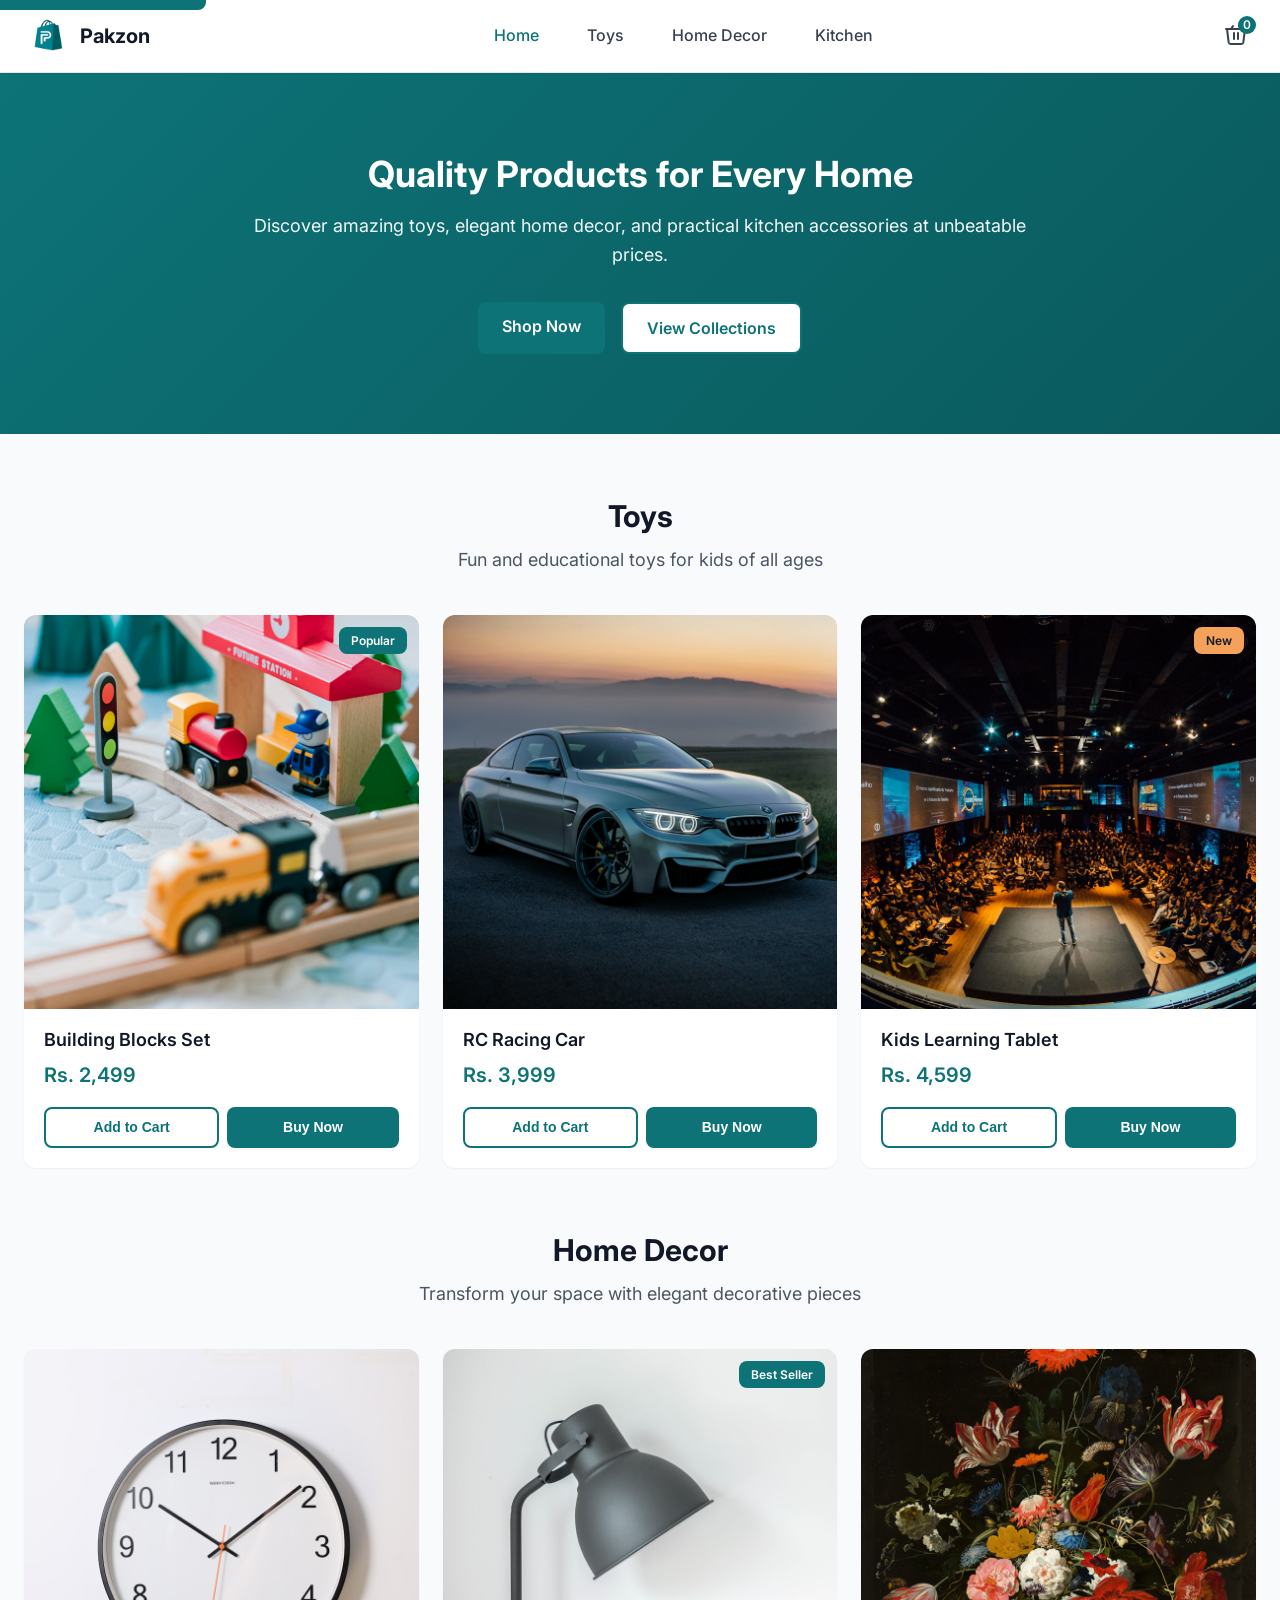
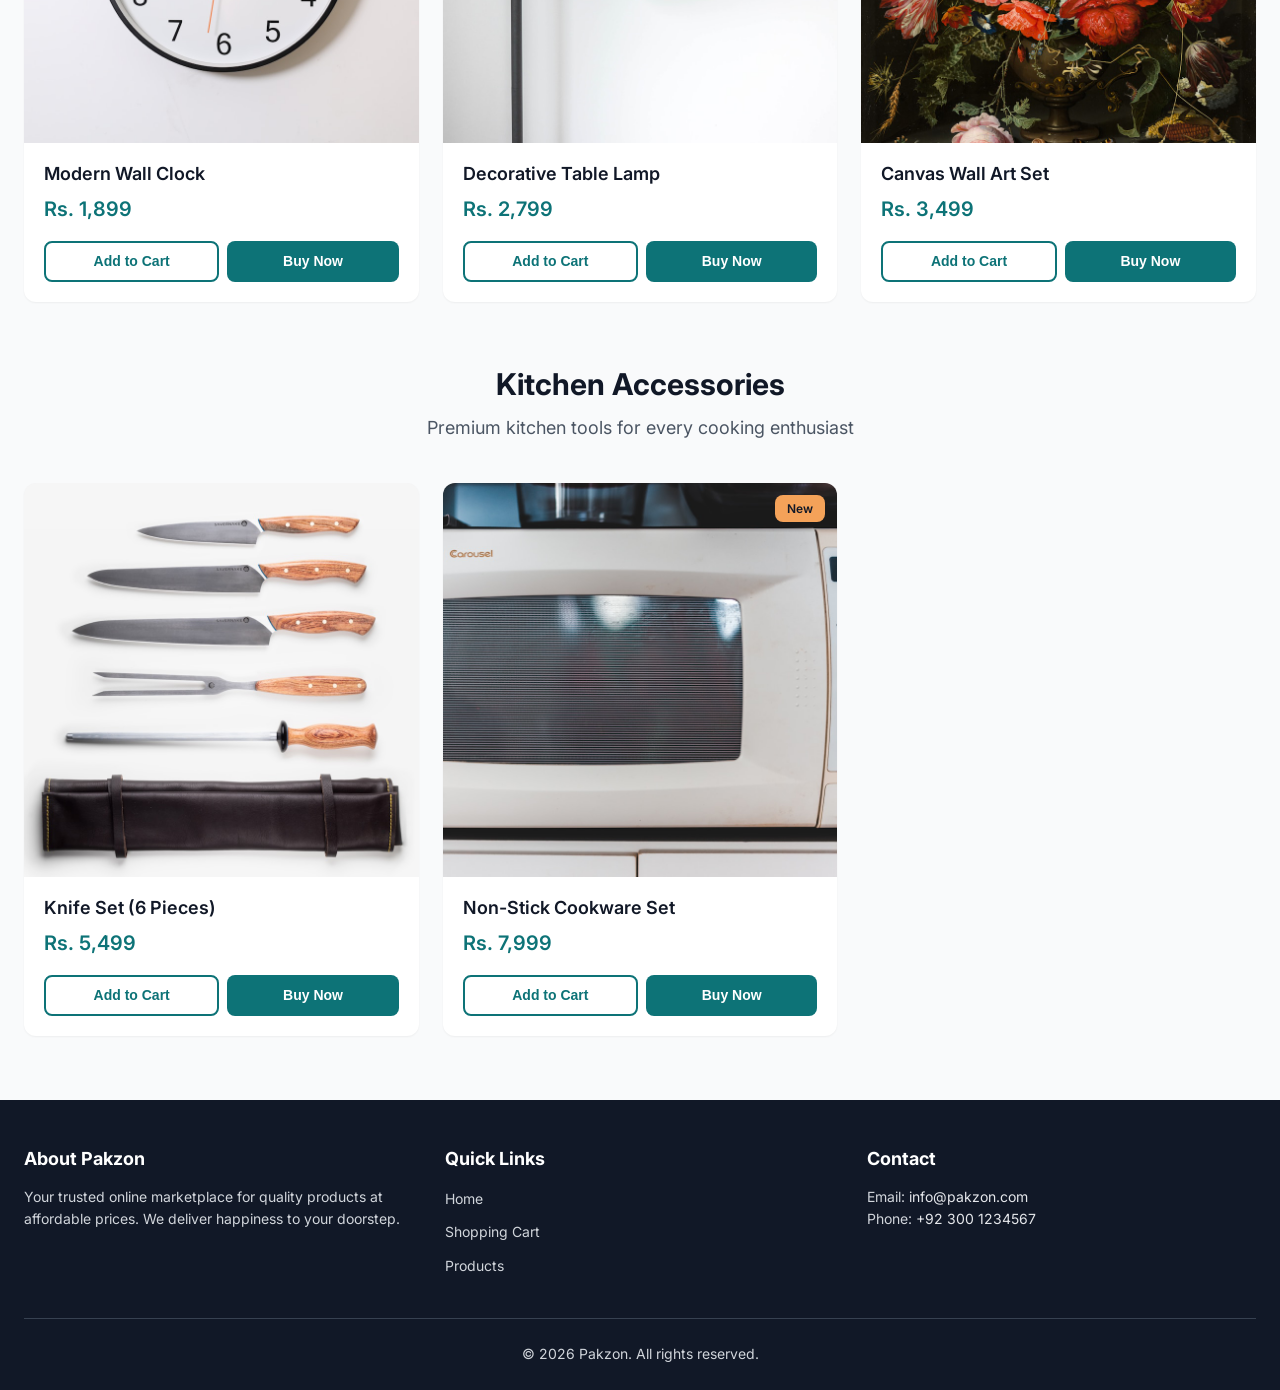
<file: index.html>
<!DOCTYPE html>
<html lang="en">
<head>
    <meta charset="UTF-8">
    <meta name="viewport" content="width=device-width, initial-scale=1.0">
    <meta name="description" content="Pakzon - Your trusted online marketplace for toys, home decor, and kitchen accessories. Shop quality products at affordable prices with fast delivery across Pakistan.">
    <meta property="og:title" content="Pakzon - Quality Products for Your Home">
    <meta property="og:description" content="Discover an amazing collection of toys, home decor, and kitchen accessories at Pakzon. Shop now for the best deals!">
    <meta property="og:type" content="website">
    <meta property="og:url" content="https://yourdomain.com">
    <title>Pakzon - Quality Products for Your Home | Toys, Decor & Kitchen Essentials</title>
    
    <!-- Google Fonts -->
    <link rel="preconnect" href="https://fonts.googleapis.com">
    <link rel="preconnect" href="https://fonts.gstatic.com" crossorigin>
    <link href="https://fonts.googleapis.com/css2?family=Inter:wght@400;500;600;700&display=swap" rel="stylesheet">
    
    <link rel="stylesheet" href="styles.css">
</head>
<body>
    <!-- Skip to main content link for accessibility -->
    <a href="#main-content" class="skip-link">Skip to main content</a>

    <!-- Header -->
    <header class="site-header" role="banner">
        <div class="container">
            <nav class="navbar" role="navigation" aria-label="Main navigation">
                <div class="navbar-brand">
                    <a href="index.html" class="logo" aria-label="Pakzon Home">
                        <img src="logo.png" alt="" width="48" height="48"> <!-- WCAG FIX: decorative logo image inside labeled home link to avoid redundant announcement -->
                        <span class="logo-text">Pakzon</span>
                    </a>
                </div>

                <button class="mobile-menu-toggle" aria-label="Toggle navigation menu" aria-expanded="false" aria-controls="navbar-menu">
                    <span class="hamburger"></span>
                    <span class="hamburger"></span>
                    <span class="hamburger"></span>
                </button>

                <ul class="navbar-menu" id="navbar-menu">
                    <li><a href="index.html" class="nav-link active" aria-current="page">Home</a></li>
                    <li><a href="#toys" class="nav-link">Toys</a></li>
                    <li><a href="#home-decor" class="nav-link">Home Decor</a></li>
                    <li><a href="#kitchen" class="nav-link">Kitchen</a></li>
                </ul>

                <div class="navbar-actions">
                    <a href="cart.html" class="cart-button" aria-label="Shopping cart">
                        <svg width="24" height="24" viewBox="0 0 24 24" fill="none" stroke="currentColor" aria-hidden="true">
                            <path d="M9 2L7.17 5M16.83 5L15 2M2 5h20M3 5h18l-1.68 13.39a2 2 0 01-2 1.61H6.68a2 2 0 01-2-1.61L3 5zM10 9v6M14 9v6" stroke-width="2" stroke-linecap="round" stroke-linejoin="round"/>
                        </svg>
                        <span class="cart-count" id="cart-count" aria-live="polite">0</span>
                    </a>
                </div>
            </nav>
        </div>
    </header>

    <!-- Main Content -->
    <main id="main-content">
        <!-- Hero Section -->
        <section class="hero" aria-labelledby="hero-heading">
            <div class="container">
                <div class="hero-content">
                    <h1 id="hero-heading" class="hero-title">Quality Products for Every Home</h1>
                    <p class="hero-subtitle">Discover amazing toys, elegant home decor, and practical kitchen accessories at unbeatable prices.</p>
                    <div class="hero-actions">
                        <a href="#products" class="btn btn-primary">Shop Now</a>
                        <a href="#products" class="btn btn-secondary">View Collections</a> <!-- WCAG FIX: broken same-page link now points to existing products section -->
                    </div>
                </div>
            </div>
        </section>

        <!-- Products Section -->
        <section id="products" class="products-section">
            <div class="container">
                <!-- Toys Category -->
                <article id="toys" class="category-section">
                    <header class="category-header">
                        <h2 class="category-title">Toys</h2>
                        <p class="category-description">Fun and educational toys for kids of all ages</p>
                    </header>
                    
                    <div class="product-grid" role="list">
                        <!-- Product 1 -->
                        <article class="product-card" role="listitem">
                            <div class="product-image-wrapper">
                                <img src="assets/images/toy1.jpg" alt="Colorful Building Blocks Set - 120 pieces educational construction toy" class="product-image" loading="lazy">
                                <span class="product-badge">Popular</span>
                            </div>
                            <div class="product-info">
                                <h3 class="product-title">Building Blocks Set</h3>
                                <p class="product-price" aria-label="Price: 2499 rupees">Rs. 2,499</p>
                                <div class="product-actions">
                                    <button class="btn btn-cart" data-product-id="toy1" data-product-name="Building Blocks Set" data-product-price="2499" data-product-image="assets/images/toy1.jpg" aria-label="Add Building Blocks Set to cart">
                                        Add to Cart
                                    </button>
                                    <button class="btn btn-buy" data-product-id="toy1" data-product-name="Building Blocks Set" data-product-price="2499" data-product-image="assets/images/toy1.jpg" aria-label="Buy Building Blocks Set now">
                                        Buy Now
                                    </button>
                                </div>
                            </div>
                        </article>

                        <!-- Product 2 -->
                        <article class="product-card" role="listitem">
                            <div class="product-image-wrapper">
                                <img src="assets/images/toy2.jpg" alt="Remote Control Racing Car - High-speed RC toy car with rechargeable battery" class="product-image" loading="lazy">
                            </div>
                            <div class="product-info">
                                <h3 class="product-title">RC Racing Car</h3>
                                <p class="product-price" aria-label="Price: 3999 rupees">Rs. 3,999</p>
                                <div class="product-actions">
                                    <button class="btn btn-cart" data-product-id="toy2" data-product-name="RC Racing Car" data-product-price="3999" data-product-image="assets/images/toy2.jpg" aria-label="Add RC Racing Car to cart">
                                        Add to Cart
                                    </button>
                                    <button class="btn btn-buy" data-product-id="toy2" data-product-name="RC Racing Car" data-product-price="3999" data-product-image="assets/images/toy2.jpg" aria-label="Buy RC Racing Car now">
                                        Buy Now
                                    </button>
                                </div>
                            </div>
                        </article>

                        <!-- Product 3 -->
                        <article class="product-card" role="listitem">
                            <div class="product-image-wrapper">
                                <img src="assets/images/toy3.jpg" alt="Educational Learning Tablet - Interactive touch screen device for kids" class="product-image" loading="lazy">
                                <span class="product-badge badge-new">New</span>
                            </div>
                            <div class="product-info">
                                <h3 class="product-title">Kids Learning Tablet</h3>
                                <p class="product-price" aria-label="Price: 4599 rupees">Rs. 4,599</p>
                                <div class="product-actions">
                                    <button class="btn btn-cart" data-product-id="toy3" data-product-name="Kids Learning Tablet" data-product-price="4599" data-product-image="assets/images/toy3.jpg" aria-label="Add Kids Learning Tablet to cart">
                                        Add to Cart
                                    </button>
                                    <button class="btn btn-buy" data-product-id="toy3" data-product-name="Kids Learning Tablet" data-product-price="4599" data-product-image="assets/images/toy3.jpg" aria-label="Buy Kids Learning Tablet now">
                                        Buy Now
                                    </button>
                                </div>
                            </div>
                        </article>
                    </div>
                </article>

                <!-- Home Decor Category -->
                <article id="home-decor" class="category-section">
                    <header class="category-header">
                        <h2 class="category-title">Home Decor</h2>
                        <p class="category-description">Transform your space with elegant decorative pieces</p>
                    </header>
                    
                    <div class="product-grid" role="list">
                        <!-- Product 1 -->
                        <article class="product-card" role="listitem">
                            <div class="product-image-wrapper">
                                <img src="assets/images/decor1.jpg" alt="Modern Wall Clock - Large silent quartz wall clock with minimalist design" class="product-image" loading="lazy">
                            </div>
                            <div class="product-info">
                                <h3 class="product-title">Modern Wall Clock</h3>
                                <p class="product-price" aria-label="Price: 1899 rupees">Rs. 1,899</p>
                                <div class="product-actions">
                                    <button class="btn btn-cart" data-product-id="decor1" data-product-name="Modern Wall Clock" data-product-price="1899" data-product-image="assets/images/decor1.jpg" aria-label="Add Modern Wall Clock to cart">
                                        Add to Cart
                                    </button>
                                    <button class="btn btn-buy" data-product-id="decor1" data-product-name="Modern Wall Clock" data-product-price="1899" data-product-image="assets/images/decor1.jpg" aria-label="Buy Modern Wall Clock now">
                                        Buy Now
                                    </button>
                                </div>
                            </div>
                        </article>

                        <!-- Product 2 -->
                        <article class="product-card" role="listitem">
                            <div class="product-image-wrapper">
                                <img src="assets/images/decor2.jpg" alt="Decorative Table Lamp - Contemporary bedside lamp with fabric shade" class="product-image" loading="lazy">
                                <span class="product-badge">Best Seller</span>
                            </div>
                            <div class="product-info">
                                <h3 class="product-title">Decorative Table Lamp</h3>
                                <p class="product-price" aria-label="Price: 2799 rupees">Rs. 2,799</p>
                                <div class="product-actions">
                                    <button class="btn btn-cart" data-product-id="decor2" data-product-name="Decorative Table Lamp" data-product-price="2799" data-product-image="assets/images/decor2.jpg" aria-label="Add Decorative Table Lamp to cart">
                                        Add to Cart
                                    </button>
                                    <button class="btn btn-buy" data-product-id="decor2" data-product-name="Decorative Table Lamp" data-product-price="2799" data-product-image="assets/images/decor2.jpg" aria-label="Buy Decorative Table Lamp now">
                                        Buy Now
                                    </button>
                                </div>
                            </div>
                        </article>

                        <!-- Product 3 -->
                        <article class="product-card" role="listitem">
                            <div class="product-image-wrapper">
                                <img src="assets/images/decor3.jpg" alt="Canvas Wall Art Set - Set of 3 abstract art prints for living room" class="product-image" loading="lazy">
                            </div>
                            <div class="product-info">
                                <h3 class="product-title">Canvas Wall Art Set</h3>
                                <p class="product-price" aria-label="Price: 3499 rupees">Rs. 3,499</p>
                                <div class="product-actions">
                                    <button class="btn btn-cart" data-product-id="decor3" data-product-name="Canvas Wall Art Set" data-product-price="3499" data-product-image="assets/images/decor3.jpg" aria-label="Add Canvas Wall Art Set to cart">
                                        Add to Cart
                                    </button>
                                    <button class="btn btn-buy" data-product-id="decor3" data-product-name="Canvas Wall Art Set" data-product-price="3499" data-product-image="assets/images/decor3.jpg" aria-label="Buy Canvas Wall Art Set now">
                                        Buy Now
                                    </button>
                                </div>
                            </div>
                        </article>
                    </div>
                </article>

                <!-- Kitchen Accessories Category -->
                <article id="kitchen" class="category-section">
                    <header class="category-header">
                        <h2 class="category-title">Kitchen Accessories</h2>
                        <p class="category-description">Premium kitchen tools for every cooking enthusiast</p>
                    </header>
                    
                    <div class="product-grid" role="list">
                        <!-- Product 1 -->
                        <article class="product-card" role="listitem">
                            <div class="product-image-wrapper">
                                <img src="assets/images/kitchen1.jpg" alt="Stainless Steel Knife Set - Professional 6-piece kitchen knife set with block" class="product-image" loading="lazy">
                            </div>
                            <div class="product-info">
                                <h3 class="product-title">Knife Set (6 Pieces)</h3>
                                <p class="product-price" aria-label="Price: 5499 rupees">Rs. 5,499</p>
                                <div class="product-actions">
                                    <button class="btn btn-cart" data-product-id="kitchen1" data-product-name="Knife Set (6 Pieces)" data-product-price="5499" data-product-image="assets/images/kitchen1.jpg" aria-label="Add Knife Set to cart">
                                        Add to Cart
                                    </button>
                                    <button class="btn btn-buy" data-product-id="kitchen1" data-product-name="Knife Set (6 Pieces)" data-product-price="5499" data-product-image="assets/images/kitchen1.jpg" aria-label="Buy Knife Set now">
                                        Buy Now
                                    </button>
                                </div>
                            </div>
                        </article>

                        <!-- Product 2 -->
                        <article class="product-card" role="listitem">
                            <div class="product-image-wrapper">
                                <img src="assets/images/kitchen2.jpg" alt="Non-Stick Cookware Set - 10-piece cookware set with tempered glass lids" class="product-image" loading="lazy">
                                <span class="product-badge badge-new">New</span>
                            </div>
                            <div class="product-info">
                                <h3 class="product-title">Non-Stick Cookware Set</h3>
                                <p class="product-price" aria-label="Price: 7999 rupees">Rs. 7,999</p>
                                <div class="product-actions">
                                    <button class="btn btn-cart" data-product-id="kitchen2" data-product-name="Non-Stick Cookware Set" data-product-price="7999" data-product-image="assets/images/kitchen2.jpg" aria-label="Add Non-Stick Cookware Set to cart">
                                        Add to Cart
                                    </button>
                                    <button class="btn btn-buy" data-product-id="kitchen2" data-product-name="Non-Stick Cookware Set" data-product-price="7999" data-product-image="assets/images/kitchen2.jpg" aria-label="Buy Non-Stick Cookware Set now">
                                        Buy Now
                                    </button>
                                </div>
                            </div>
                        </article>
                    </div>
                </article>
            </div>
        </section>
    </main>

    <!-- Footer -->
    <footer class="site-footer" role="contentinfo">
        <div class="container">
            <div class="footer-content">
                <div class="footer-section">
                    <h3 class="footer-heading">About Pakzon</h3>
                    <p class="footer-text">Your trusted online marketplace for quality products at affordable prices. We deliver happiness to your doorstep.</p>
                </div>
                <div class="footer-section">
                    <h3 class="footer-heading">Quick Links</h3>
                    <ul class="footer-links">
                        <li><a href="index.html">Home</a></li>
                        <li><a href="cart.html">Shopping Cart</a></li>
                        <li><a href="#products">Products</a></li>
                    </ul>
                </div>
                <div class="footer-section">
                    <h3 class="footer-heading">Contact</h3>
                    <address class="footer-text">
                        Email: <a href="mailto:info@pakzon.com">info@pakzon.com</a><br>
                        Phone: <a href="tel:+923001234567">+92 300 1234567</a>
                    </address>
                </div>
            </div>
            <div class="footer-bottom">
                <p>&copy; 2026 Pakzon. All rights reserved.</p>
            </div>
        </div>
    </footer>

    <!-- Toast notification for cart updates -->
    <div class="toast" id="toast" role="status" aria-live="polite" aria-atomic="true"></div>

    <script src="main.js"></script>
</body>
</html>
</file>
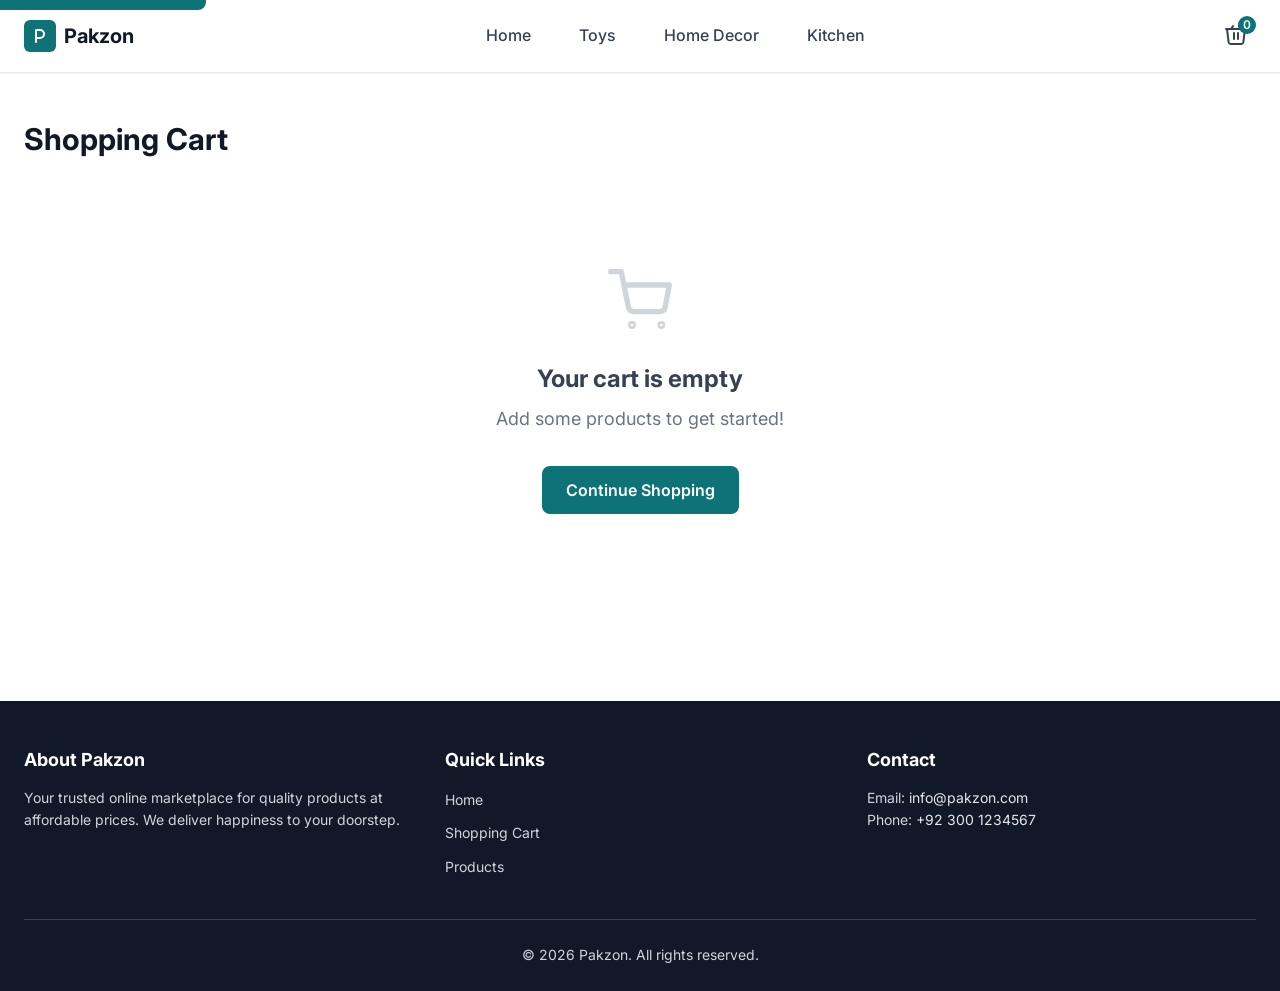
<file: cart.html>
<!DOCTYPE html>
<html lang="en">
<head>
    <meta charset="UTF-8">
    <meta name="viewport" content="width=device-width, initial-scale=1.0">
    <meta name="description" content="View and manage your shopping cart at Pakzon. Review your items, update quantities, and proceed to checkout.">
    <title>Shopping Cart - Pakzon</title>
    
    <!-- Google Fonts -->
    <link rel="preconnect" href="https://fonts.googleapis.com">
    <link rel="preconnect" href="https://fonts.gstatic.com" crossorigin>
    <link href="https://fonts.googleapis.com/css2?family=Inter:wght@400;500;600;700&display=swap" rel="stylesheet">
    
    <link rel="stylesheet" href="styles.css">
</head>
<body>
    <!-- Skip to main content link for accessibility -->
    <a href="#main-content" class="skip-link">Skip to main content</a>

    <!-- Header -->
    <header class="site-header" role="banner">
        <div class="container">
            <nav class="navbar" role="navigation" aria-label="Main navigation">
                <div class="navbar-brand">
                    <a href="index.html" class="logo" aria-label="Pakzon Home">
                        <svg width="32" height="32" viewBox="0 0 32 32" fill="none" aria-hidden="true">
                            <rect width="32" height="32" rx="6" fill="#0D7377"/>
                            <path d="M12 10H16C18.2091 10 20 11.7909 20 14C20 16.2091 18.2091 18 16 18H12V10ZM12 18V22" stroke="white" stroke-width="2" stroke-linecap="round" stroke-linejoin="round"/>
                        </svg>
                        <span class="logo-text">Pakzon</span>
                    </a>
                </div>

                <button class="mobile-menu-toggle" aria-label="Toggle navigation menu" aria-expanded="false" aria-controls="navbar-menu">
                    <span class="hamburger"></span>
                    <span class="hamburger"></span>
                    <span class="hamburger"></span>
                </button>

                <ul class="navbar-menu" id="navbar-menu">
                    <li><a href="index.html" class="nav-link">Home</a></li>
                    <li><a href="index.html#toys" class="nav-link">Toys</a></li>
                    <li><a href="index.html#home-decor" class="nav-link">Home Decor</a></li>
                    <li><a href="index.html#kitchen" class="nav-link">Kitchen</a></li>
                </ul>

                <div class="navbar-actions">
                    <a href="cart.html" class="cart-button" aria-label="Shopping cart" aria-current="page">
                        <svg width="24" height="24" viewBox="0 0 24 24" fill="none" stroke="currentColor" aria-hidden="true">
                            <path d="M9 2L7.17 5M16.83 5L15 2M2 5h20M3 5h18l-1.68 13.39a2 2 0 01-2 1.61H6.68a2 2 0 01-2-1.61L3 5zM10 9v6M14 9v6" stroke-width="2" stroke-linecap="round" stroke-linejoin="round"/>
                        </svg>
                        <span class="cart-count" id="cart-count" aria-live="polite">0</span>
                    </a>
                </div>
            </nav>
        </div>
    </header>

    <!-- Main Content -->
    <main id="main-content">
        <section class="cart-section">
            <div class="container">
                <header>
                    <h1 class="page-title">Shopping Cart</h1>
                </header>

                <!-- Cart Items Container -->
                <div class="cart-content">
                    <!-- Empty Cart Message -->
                    <div class="empty-cart" id="empty-cart">
                        <svg width="64" height="64" viewBox="0 0 24 24" fill="none" stroke="currentColor" aria-hidden="true">
                            <circle cx="9" cy="21" r="1"/><circle cx="20" cy="21" r="1"/>
                            <path d="M1 1h4l2.68 13.39a2 2 0 002 1.61h9.72a2 2 0 002-1.61L23 6H6" stroke-width="2" stroke-linecap="round" stroke-linejoin="round"/>
                        </svg>
                        <h2 class="empty-cart-title">Your cart is empty</h2>
                        <p class="empty-cart-text">Add some products to get started!</p>
                        <a href="index.html" class="btn btn-primary">Continue Shopping</a>
                    </div>

                    <!-- Cart Items -->
                    <div class="cart-items-wrapper" id="cart-items-wrapper">
                        <div class="cart-items" id="cart-items" role="list" aria-label="Shopping cart items">
                            <!-- Cart items will be dynamically inserted here -->
                        </div>

                        <!-- Cart Summary -->
                        <aside class="cart-summary" aria-labelledby="cart-summary-heading">
                            <h2 id="cart-summary-heading" class="cart-summary-title">Order Summary</h2>
                            
                            <div class="cart-summary-row">
                                <span class="cart-summary-label">Subtotal:</span>
                                <span class="cart-summary-value" id="cart-subtotal" aria-live="polite">Rs. 0</span>
                            </div>
                            
                            <div class="cart-summary-row">
                                <span class="cart-summary-label">Shipping:</span>
                                <span class="cart-summary-value">Rs. 250</span>
                            </div>
                            
                            <div class="cart-summary-divider" role="separator"></div>
                            
                            <div class="cart-summary-row cart-summary-total">
                                <span class="cart-summary-label">Total:</span>
                                <span class="cart-summary-value cart-total" id="cart-total" aria-live="polite">Rs. 250</span>
                            </div>

                            <a href="checkout.html" class="btn btn-primary btn-full" id="checkout-btn">
                                Proceed to Checkout
                            </a>
                            
                            <a href="index.html" class="btn btn-secondary btn-full">
                                Continue Shopping
                            </a>
                        </aside>
                    </div>
                </div>
            </div>
        </section>
    </main>

    <!-- Footer -->
    <footer class="site-footer" role="contentinfo">
        <div class="container">
            <div class="footer-content">
                <div class="footer-section">
                    <h3 class="footer-heading">About Pakzon</h3>
                    <p class="footer-text">Your trusted online marketplace for quality products at affordable prices. We deliver happiness to your doorstep.</p>
                </div>
                <div class="footer-section">
                    <h3 class="footer-heading">Quick Links</h3>
                    <ul class="footer-links">
                        <li><a href="index.html">Home</a></li>
                        <li><a href="cart.html">Shopping Cart</a></li>
                        <li><a href="index.html#products">Products</a></li>
                    </ul>
                </div>
                <div class="footer-section">
                    <h3 class="footer-heading">Contact</h3>
                    <address class="footer-text">
                        Email: <a href="mailto:info@pakzon.com">info@pakzon.com</a><br>
                        Phone: <a href="tel:+923001234567">+92 300 1234567</a>
                    </address>
                </div>
            </div>
            <div class="footer-bottom">
                <p>&copy; 2026 Pakzon. All rights reserved.</p>
            </div>
        </div>
    </footer>

    <!-- Toast notification -->
    <div class="toast" id="toast" role="status" aria-live="polite" aria-atomic="true"></div>

    <script src="main.js"></script>
</body>
</html>
</file>
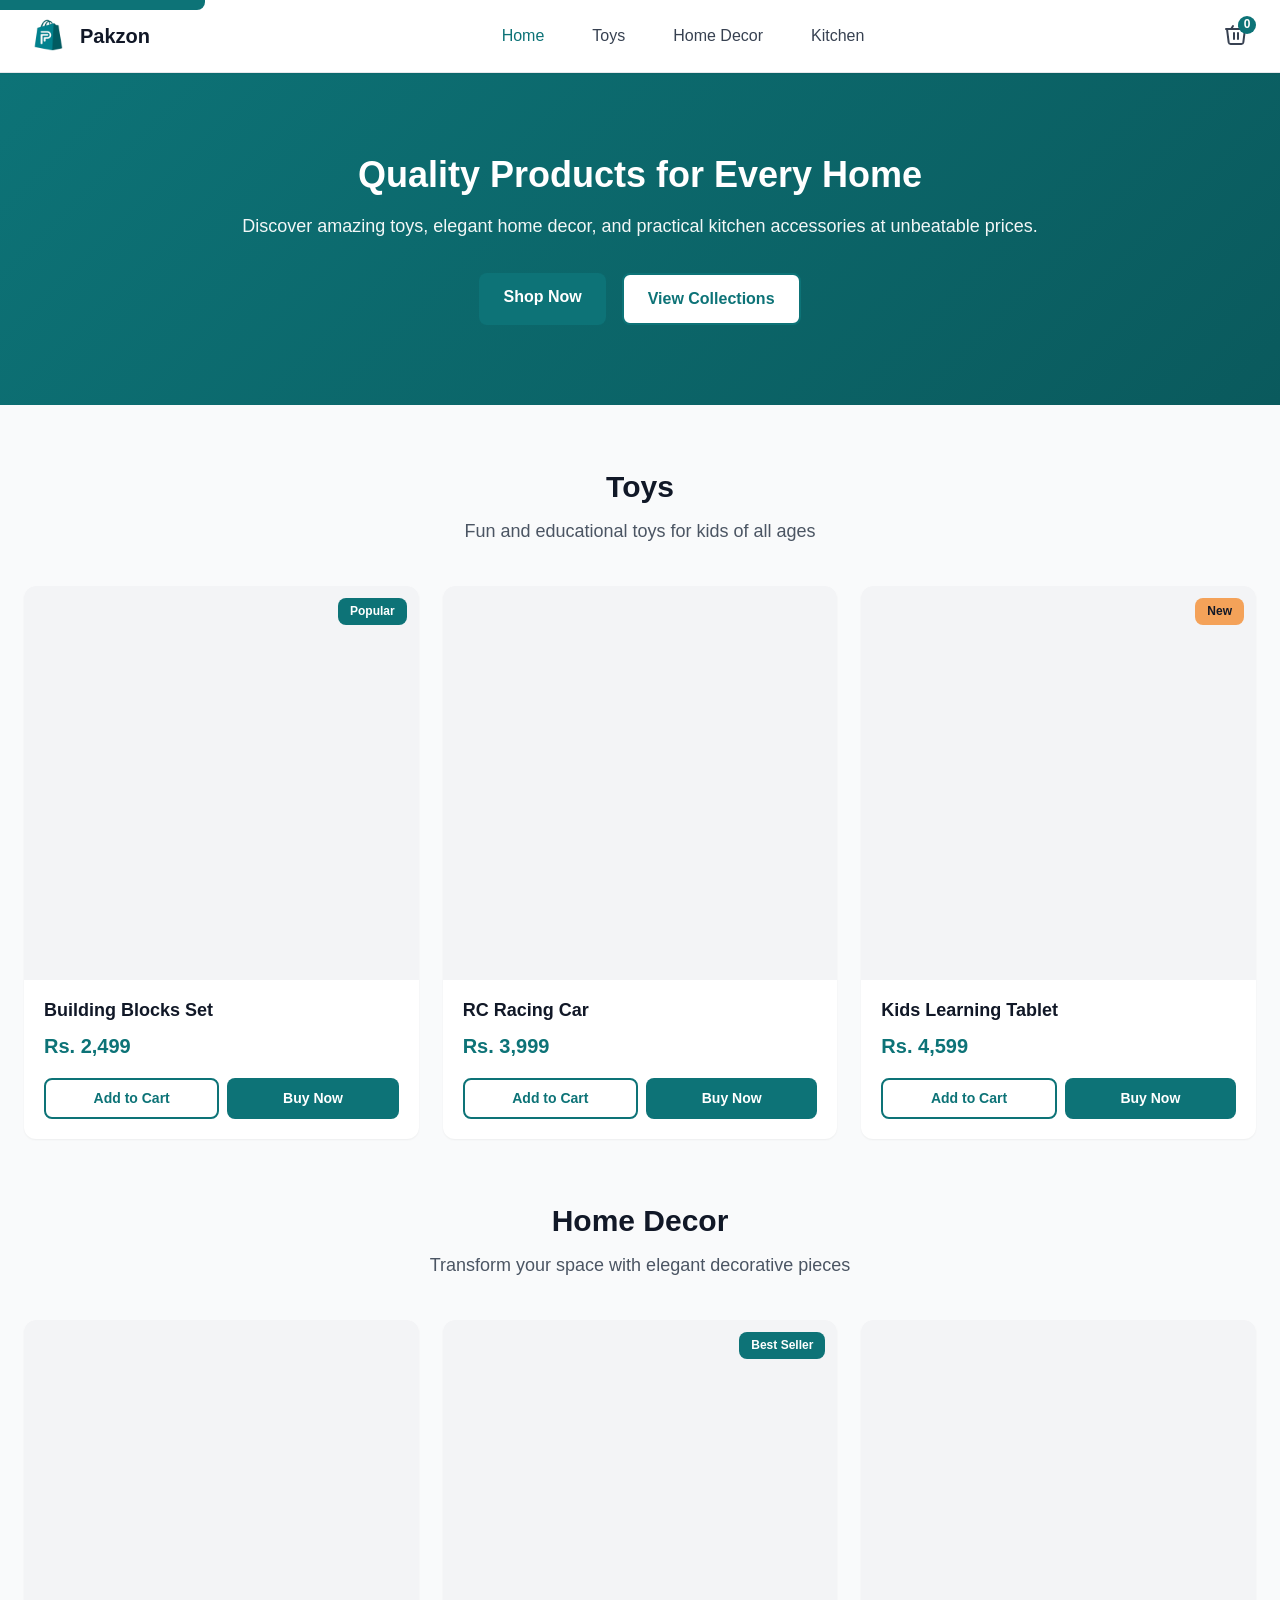
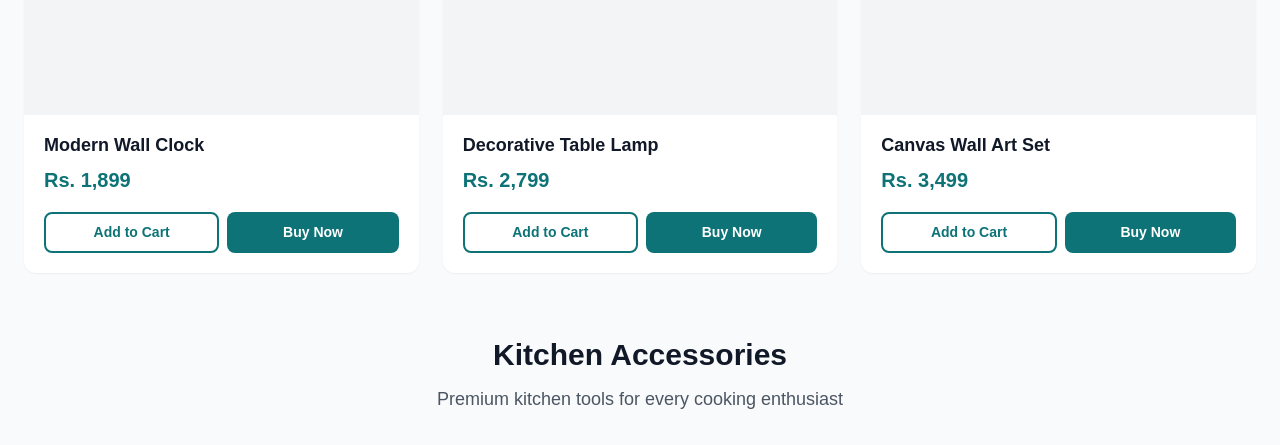
<file: checkout.html>
<!DOCTYPE html>
<html lang="en">
<head>
    <meta charset="UTF-8">
    <meta name="viewport" content="width=device-width, initial-scale=1.0">
    <meta name="description" content="Complete your purchase at Pakzon. Enter your shipping details and finalize your order securely.">
    <title>Checkout - Pakzon</title>
    
    <!-- Google Fonts -->
    <link rel="preconnect" href="https://fonts.googleapis.com">
    <link rel="preconnect" href="https://fonts.gstatic.com" crossorigin>
    <link href="https://fonts.googleapis.com/css2?family=Inter:wght@400;500;600;700&display=swap" rel="stylesheet">
    
    <link rel="stylesheet" href="styles.css">
</head>
<body>
    <!-- Skip to main content link for accessibility -->
    <a href="#main-content" class="skip-link">Skip to main content</a>

    <!-- Header -->
    <header class="site-header" role="banner">
        <div class="container">
            <nav class="navbar" role="navigation" aria-label="Main navigation">
                <div class="navbar-brand">
                    <a href="index.html" class="logo" aria-label="Pakzon Home">
                        <svg width="32" height="32" viewBox="0 0 32 32" fill="none" aria-hidden="true">
                            <rect width="32" height="32" rx="6" fill="#0D7377"/>
                            <path d="M12 10H16C18.2091 10 20 11.7909 20 14C20 16.2091 18.2091 18 16 18H12V10ZM12 18V22" stroke="white" stroke-width="2" stroke-linecap="round" stroke-linejoin="round"/>
                        </svg>
                        <span class="logo-text">Pakzon</span>
                    </a>
                </div>

                <button class="mobile-menu-toggle" aria-label="Toggle navigation menu" aria-expanded="false" aria-controls="navbar-menu">
                    <span class="hamburger"></span>
                    <span class="hamburger"></span>
                    <span class="hamburger"></span>
                </button>

                <ul class="navbar-menu" id="navbar-menu">
                    <li><a href="index.html" class="nav-link">Home</a></li>
                    <li><a href="index.html#toys" class="nav-link">Toys</a></li>
                    <li><a href="index.html#home-decor" class="nav-link">Home Decor</a></li>
                    <li><a href="index.html#kitchen" class="nav-link">Kitchen</a></li>
                </ul>

                <div class="navbar-actions">
                    <a href="cart.html" class="cart-button" aria-label="Shopping cart">
                        <svg width="24" height="24" viewBox="0 0 24 24" fill="none" stroke="currentColor" aria-hidden="true">
                            <path d="M9 2L7.17 5M16.83 5L15 2M2 5h20M3 5h18l-1.68 13.39a2 2 0 01-2 1.61H6.68a2 2 0 01-2-1.61L3 5zM10 9v6M14 9v6" stroke-width="2" stroke-linecap="round" stroke-linejoin="round"/>
                        </svg>
                        <span class="cart-count" id="cart-count" aria-live="polite">0</span>
                    </a>
                </div>
            </nav>
        </div>
    </header>

    <!-- Main Content -->
    <main id="main-content">
        <section class="checkout-section">
            <div class="container">
                <header>
                    <h1 class="page-title">Checkout</h1>
                </header>

                <div class="checkout-content">
                    <!-- Checkout Form -->
                    <div class="checkout-form-wrapper">
                        <form id="checkout-form" class="checkout-form" novalidate>
                            <fieldset>
                                <legend class="form-section-title">Contact Information</legend>
                                
                                <div class="form-group">
                                    <label for="full-name" class="form-label">
                                        Full Name <span class="required" aria-label="required">*</span>
                                    </label>
                                    <input 
                                        type="text" 
                                        id="full-name" 
                                        name="fullName" 
                                        class="form-input" 
                                        required 
                                        aria-required="true"
                                        aria-describedby="full-name-error"
                                        autocomplete="name"
                                    >
                                    <span class="error-message" id="full-name-error" role="alert" aria-live="polite"></span>
                                </div>

                                <div class="form-group">
                                    <label for="email" class="form-label">
                                        Email Address <span class="required" aria-label="required">*</span>
                                    </label>
                                    <input 
                                        type="email" 
                                        id="email" 
                                        name="email" 
                                        class="form-input" 
                                        required 
                                        aria-required="true"
                                        aria-describedby="email-error"
                                        autocomplete="email"
                                    >
                                    <span class="error-message" id="email-error" role="alert" aria-live="polite"></span>
                                </div>

                                <div class="form-group">
                                    <label for="phone" class="form-label">
                                        Phone Number <span class="required" aria-label="required">*</span>
                                    </label>
                                    <input 
                                        type="tel" 
                                        id="phone" 
                                        name="phone" 
                                        class="form-input" 
                                        required 
                                        aria-required="true"
                                        aria-describedby="phone-error"
                                        placeholder="03XX XXXXXXX"
                                        autocomplete="tel"
                                    >
                                    <span class="error-message" id="phone-error" role="alert" aria-live="polite"></span>
                                </div>
                            </fieldset>

                            <fieldset>
                                <legend class="form-section-title">Shipping Address</legend>
                                
                                <div class="form-group">
                                    <label for="address" class="form-label">
                                        Street Address <span class="required" aria-label="required">*</span>
                                    </label>
                                    <textarea 
                                        id="address" 
                                        name="address" 
                                        class="form-input form-textarea" 
                                        rows="3" 
                                        required 
                                        aria-required="true"
                                        aria-describedby="address-error"
                                        autocomplete="street-address"
                                    ></textarea>
                                    <span class="error-message" id="address-error" role="alert" aria-live="polite"></span>
                                </div>

                                <div class="form-row">
                                    <div class="form-group">
                                        <label for="city" class="form-label">
                                            City <span class="required" aria-label="required">*</span>
                                        </label>
                                        <input 
                                            type="text" 
                                            id="city" 
                                            name="city" 
                                            class="form-input" 
                                            required 
                                            aria-required="true"
                                            aria-describedby="city-error"
                                            autocomplete="address-level2"
                                        >
                                        <span class="error-message" id="city-error" role="alert" aria-live="polite"></span>
                                    </div>

                                    <div class="form-group">
                                        <label for="postal-code" class="form-label">
                                            Postal Code <span class="required" aria-label="required">*</span>
                                        </label>
                                        <input 
                                            type="text" 
                                            id="postal-code" 
                                            name="postalCode" 
                                            class="form-input" 
                                            required 
                                            aria-required="true"
                                            aria-describedby="postal-code-error"
                                            placeholder="XXXXX"
                                            autocomplete="postal-code"
                                        >
                                        <span class="error-message" id="postal-code-error" role="alert" aria-live="polite"></span>
                                    </div>
                                </div>
                            </fieldset>

                            <!-- Form Status Messages -->
                            <div class="form-status" id="form-status" role="alert" aria-live="assertive" aria-atomic="true"></div>

                            <div class="form-actions">
                                <button type="submit" class="btn btn-primary btn-large">
                                    Place Order
                                </button>
                                <a href="cart.html" class="btn btn-secondary btn-large">
                                    Return to Cart
                                </a>
                            </div>
                        </form>
                    </div>

                    <!-- Order Summary Sidebar -->
                    <aside class="order-summary" aria-labelledby="order-summary-heading">
                        <h2 id="order-summary-heading" class="order-summary-title">Order Summary</h2>
                        
                        <div class="order-items" id="order-items" role="list" aria-label="Order items">
                            <!-- Order items will be dynamically inserted here -->
                        </div>

                        <div class="order-summary-details">
                            <div class="order-summary-row">
                                <span class="order-summary-label">Subtotal:</span>
                                <span class="order-summary-value" id="order-subtotal">Rs. 0</span>
                            </div>
                            
                            <div class="order-summary-row">
                                <span class="order-summary-label">Shipping:</span>
                                <span class="order-summary-value">Rs. 250</span>
                            </div>
                            
                            <div class="order-summary-divider" role="separator"></div>
                            
                            <div class="order-summary-row order-summary-total">
                                <span class="order-summary-label">Total:</span>
                                <span class="order-summary-value order-total" id="order-total">Rs. 250</span>
                            </div>
                        </div>
                    </aside>
                </div>
            </div>
        </section>
    </main>

    <!-- Footer -->
    <footer class="site-footer" role="contentinfo">
        <div class="container">
            <div class="footer-content">
                <div class="footer-section">
                    <h3 class="footer-heading">About Pakzon</h3>
                    <p class="footer-text">Your trusted online marketplace for quality products at affordable prices. We deliver happiness to your doorstep.</p>
                </div>
                <div class="footer-section">
                    <h3 class="footer-heading">Quick Links</h3>
                    <ul class="footer-links">
                        <li><a href="index.html">Home</a></li>
                        <li><a href="cart.html">Shopping Cart</a></li>
                        <li><a href="index.html#products">Products</a></li>
                    </ul>
                </div>
                <div class="footer-section">
                    <h3 class="footer-heading">Contact</h3>
                    <address class="footer-text">
                        Email: <a href="mailto:info@pakzon.com">info@pakzon.com</a><br>
                        Phone: <a href="tel:+923001234567">+92 300 1234567</a>
                    </address>
                </div>
            </div>
            <div class="footer-bottom">
                <p>&copy; 2026 Pakzon. All rights reserved.</p>
            </div>
        </div>
    </footer>

    <!-- Success Modal -->
    <div class="modal" id="success-modal" role="dialog" aria-labelledby="success-modal-title" aria-modal="true" aria-hidden="true">
        <div class="modal-overlay" data-modal-close></div>
        <div class="modal-content">
            <div class="modal-header">
                <svg class="modal-icon" width="64" height="64" viewBox="0 0 24 24" fill="none" stroke="currentColor" aria-hidden="true">
                    <path d="M22 11.08V12a10 10 0 1 1-5.93-9.14" stroke-width="2" stroke-linecap="round" stroke-linejoin="round"/>
                    <polyline points="22 4 12 14.01 9 11.01" stroke-width="2" stroke-linecap="round" stroke-linejoin="round"/>
                </svg>
                <h2 id="success-modal-title" class="modal-title">Order Placed Successfully!</h2>
            </div>
            <div class="modal-body">
                <p>Thank you for your order! We've received your order and will start processing it shortly.</p>
                <p>You will receive a confirmation email at <strong id="confirmation-email"></strong> with your order details.</p>
            </div>
            <div class="modal-actions">
                <a href="index.html" class="btn btn-primary">Continue Shopping</a>
            </div>
        </div>
    </div>

    <script src="main.js"></script>
</body>
</html>
</file>
<file: styles.css>
/* ==========================================================================
   Pakzon eCommerce Website Styles
   Fully Responsive | WCAG 2.1 AA Compliant | Mobile-First Approach
   ========================================================================== */

/* ==========================================================================
   CSS Reset & Base Styles
   ========================================================================== */

*,
*::before,
*::after {
    margin: 0;
    padding: 0;
    box-sizing: border-box;
}

:root {
    /* Color Palette - WCAG AA Compliant */
    --color-primary: #0D7377;
    --color-primary-dark: #0A5A5D;
    --color-primary-light: #14999D;
    --color-secondary: #323232;
    --color-accent: #F4A259;
    
    /* Neutral Colors */
    --color-white: #FFFFFF;
    --color-gray-50: #F9FAFB;
    --color-gray-100: #F3F4F6;
    --color-gray-200: #E5E7EB;
    --color-gray-300: #D1D5DB;
    --color-gray-400: #9CA3AF;
    --color-gray-500: #6B7280;
    --color-gray-600: #4B5563;
    --color-gray-700: #374151;
    --color-gray-800: #1F2937;
    --color-gray-900: #111827;
    
    /* Status Colors */
    --color-success: #059669;
    --color-error: #DC2626;
    --color-warning: #D97706;
    
    /* Typography */
    --font-family: 'Inter', -apple-system, BlinkMacSystemFont, 'Segoe UI', sans-serif;
    --font-size-xs: 0.75rem;
    --font-size-sm: 0.875rem;
    --font-size-base: 1rem;
    --font-size-lg: 1.125rem;
    --font-size-xl: 1.25rem;
    --font-size-2xl: 1.5rem;
    --font-size-3xl: 1.875rem;
    --font-size-4xl: 2.25rem;
    
    /* Spacing */
    --spacing-1: 0.25rem;
    --spacing-2: 0.5rem;
    --spacing-3: 0.75rem;
    --spacing-4: 1rem;
    --spacing-5: 1.25rem;
    --spacing-6: 1.5rem;
    --spacing-8: 2rem;
    --spacing-10: 2.5rem;
    --spacing-12: 3rem;
    --spacing-16: 4rem;
    --spacing-20: 5rem;
    
    /* Border Radius */
    --radius-sm: 0.25rem;
    --radius-md: 0.5rem;
    --radius-lg: 0.75rem;
    --radius-xl: 1rem;
    
    /* Shadows */
    --shadow-sm: 0 1px 2px 0 rgba(0, 0, 0, 0.05);
    --shadow-md: 0 4px 6px -1px rgba(0, 0, 0, 0.1);
    --shadow-lg: 0 10px 15px -3px rgba(0, 0, 0, 0.1);
    --shadow-xl: 0 20px 25px -5px rgba(0, 0, 0, 0.1);
    
    /* Transitions */
    --transition-fast: 150ms ease-in-out;
    --transition-base: 250ms ease-in-out;
    --transition-slow: 350ms ease-in-out;
    
    /* Layout */
    --container-max-width: 1280px;
    --header-height: 72px;
}

html {
    font-size: 16px;
    scroll-behavior: smooth;
}

body {
    font-family: var(--font-family);
    font-size: var(--font-size-base);
    line-height: 1.6;
    color: var(--color-gray-800);
    background-color: var(--color-white);
    -webkit-font-smoothing: antialiased;
    -moz-osx-font-smoothing: grayscale;
}

/* ==========================================================================
   Accessibility - Skip Link
   ========================================================================== */

.skip-link {
    position: absolute;
    top: -40px;
    left: 0;
    background: var(--color-primary);
    color: var(--color-white);
    padding: var(--spacing-3) var(--spacing-6);
    text-decoration: none;
    font-weight: 600;
    border-radius: 0 0 var(--radius-md) 0;
    z-index: 10000;
}

.skip-link:focus {
    top: 0;
    outline: 3px solid var(--color-white); /* WCAG FIX: var(--color-accent) → var(--color-white) | ratio: 2.72:1 → 5.62:1 */
    outline-offset: 2px;
}

/* ==========================================================================
   Typography
   ========================================================================== */

h1, h2, h3, h4, h5, h6 {
    font-weight: 700;
    line-height: 1.2;
    color: var(--color-gray-900);
}

h1 { font-size: var(--font-size-4xl); }
h2 { font-size: var(--font-size-3xl); }
h3 { font-size: var(--font-size-2xl); }
h4 { font-size: var(--font-size-xl); }
h5 { font-size: var(--font-size-lg); }
h6 { font-size: var(--font-size-base); }

p {
    margin-bottom: var(--spacing-4);
}

a {
    color: var(--color-primary);
    text-decoration: none;
    transition: color var(--transition-fast);
}

a:hover {
    color: var(--color-primary-dark);
}

a:focus-visible {
    outline: 3px solid var(--color-primary);
    outline-offset: 2px;
    border-radius: var(--radius-sm);
}

/* ==========================================================================
   Layout - Container
   ========================================================================== */

.container {
    width: 100%;
    max-width: var(--container-max-width);
    margin: 0 auto;
    padding: 0 var(--spacing-4);
}

@media (min-width: 768px) {
    .container {
        padding: 0 var(--spacing-6);
    }
}

/* ==========================================================================
   Header & Navigation
   ========================================================================== */

.site-header {
    background-color: var(--color-white);
    border-bottom: 1px solid var(--color-gray-200);
    position: sticky;
    top: 0;
    z-index: 1000;
    box-shadow: var(--shadow-sm);
}

.navbar {
    display: flex;
    align-items: center;
    justify-content: space-between;
    min-height: var(--header-height);
    gap: var(--spacing-4);
}

.navbar-brand {
    flex-shrink: 0;
}

.logo {
    display: flex;
    align-items: center;
    gap: var(--spacing-2);
    font-weight: 700;
    font-size: var(--font-size-xl);
    color: var(--color-gray-900);
}

.logo:hover {
    color: var(--color-primary);
}

.logo-text {
    font-weight: 700;
}

/* Mobile Menu Toggle */
.mobile-menu-toggle {
    display: flex;
    flex-direction: column;
    gap: 4px;
    background: none;
    border: none;
    cursor: pointer;
    padding: var(--spacing-2);
    border-radius: var(--radius-sm);
}

.mobile-menu-toggle:hover {
    background-color: var(--color-gray-100);
}

.mobile-menu-toggle:focus-visible {
    outline: 3px solid var(--color-primary);
    outline-offset: 2px;
}

.hamburger {
    width: 24px;
    height: 2px;
    background-color: var(--color-gray-800);
    transition: all var(--transition-fast);
}

/* Navigation Menu */
.navbar-menu {
    display: none;
    list-style: none;
    gap: var(--spacing-6);
}

.nav-link {
    display: block;
    padding: var(--spacing-2) var(--spacing-3);
    color: var(--color-gray-700);
    font-weight: 500;
    transition: color var(--transition-fast);
}

.nav-link:hover,
.nav-link.active {
    color: var(--color-primary);
}

.nav-link:focus-visible {
    outline: 3px solid var(--color-primary);
    outline-offset: 2px;
    border-radius: var(--radius-sm);
}

/* Cart Button */
.navbar-actions {
    display: flex;
    align-items: center;
}

.cart-button {
    position: relative;
    display: flex;
    align-items: center;
    justify-content: center;
    padding: var(--spacing-2);
    color: var(--color-gray-700);
    border-radius: var(--radius-md);
    transition: all var(--transition-fast);
}

.cart-button:hover {
    background-color: var(--color-gray-100);
    color: var(--color-primary);
}

.cart-count {
    position: absolute;
    top: 0;
    right: 0;
    background-color: var(--color-primary);
    color: var(--color-white);
    font-size: var(--font-size-xs);
    font-weight: 600;
    min-width: 18px;
    height: 18px;
    display: flex;
    align-items: center;
    justify-content: center;
    border-radius: 9px;
    padding: 0 4px;
}

/* Desktop Navigation */
@media (min-width: 768px) {
    .mobile-menu-toggle {
        display: none;
    }
    
    .navbar-menu {
        display: flex;
    }
}

/* ==========================================================================
   Hero Section
   ========================================================================== */

.hero {
    background: linear-gradient(135deg, var(--color-primary) 0%, var(--color-primary-dark) 100%);
    color: var(--color-white);
    padding: var(--spacing-16) 0;
}

.hero-content {
    text-align: center;
    max-width: 800px;
    margin: 0 auto;
}

.hero-title {
    font-size: var(--font-size-3xl);
    color: var(--color-white);
    margin-bottom: var(--spacing-4);
}

.hero-subtitle {
    font-size: var(--font-size-lg);
    margin-bottom: var(--spacing-8);
    opacity: 0.95;
}

.hero-actions {
    display: flex;
    gap: var(--spacing-4);
    justify-content: center;
    flex-wrap: wrap;
}

@media (min-width: 768px) {
    .hero {
        padding: var(--spacing-20) 0;
    }
    
    .hero-title {
        font-size: var(--font-size-4xl);
    }
}

/* ==========================================================================
   Buttons
   ========================================================================== */

.btn {
    display: inline-block;
    padding: var(--spacing-3) var(--spacing-6);
    font-size: var(--font-size-base);
    font-weight: 600;
    text-align: center;
    border: none;
    border-radius: var(--radius-md);
    cursor: pointer;
    transition: all var(--transition-fast);
    text-decoration: none;
    line-height: 1.5;
}

.btn:focus-visible {
    outline: 3px solid var(--color-primary);
    outline-offset: 2px;
}

.btn-primary {
    background-color: var(--color-primary);
    color: var(--color-white);
}

.btn-primary:focus-visible {
    outline-color: var(--color-white); /* WCAG FIX: var(--color-primary) → var(--color-white) | ratio: 1.00:1 → 5.62:1 */
}

.btn-primary:hover {
    background-color: var(--color-primary-dark);
    color: var(--color-white);
    transform: translateY(-1px);
    box-shadow: var(--shadow-md);
}

.btn-secondary {
    background-color: var(--color-white);
    color: var(--color-primary);
    border: 2px solid var(--color-primary);
}

.btn-secondary:hover {
    background-color: var(--color-gray-50);
    color: var(--color-primary-dark);
}

.btn-cart {
    flex: 1;
    background-color: var(--color-white);
    color: var(--color-primary);
    border: 2px solid var(--color-primary);
    font-size: var(--font-size-sm);
    padding: var(--spacing-2) var(--spacing-4);
}

.btn-cart:hover {
    background-color: var(--color-primary);
    color: var(--color-white);
}

.btn-buy {
    flex: 1;
    background-color: var(--color-primary);
    color: var(--color-white);
    font-size: var(--font-size-sm);
    padding: var(--spacing-2) var(--spacing-4);
}

.btn-buy:focus-visible {
    outline-color: var(--color-white); /* WCAG FIX: var(--color-primary) → var(--color-white) | ratio: 1.00:1 → 5.62:1 */
}

.btn-buy:hover {
    background-color: var(--color-primary-dark);
}

.btn-full {
    width: 100%;
}

.btn-large {
    padding: var(--spacing-4) var(--spacing-8);
    font-size: var(--font-size-lg);
}

/* ==========================================================================
   Product Section
   ========================================================================== */

.products-section {
    padding: var(--spacing-16) 0;
    background-color: var(--color-gray-50);
}

.category-section {
    margin-bottom: var(--spacing-16);
}

.category-section:last-child {
    margin-bottom: 0;
}

.category-header {
    text-align: center;
    margin-bottom: var(--spacing-10);
}

.category-title {
    color: var(--color-gray-900);
    margin-bottom: var(--spacing-3);
}

.category-description {
    color: var(--color-gray-600);
    font-size: var(--font-size-lg);
}

/* Product Grid */
.product-grid {
    display: grid;
    grid-template-columns: 1fr;
    gap: var(--spacing-6);
}

@media (min-width: 640px) {
    .product-grid {
        grid-template-columns: repeat(2, 1fr);
    }
}

@media (min-width: 1024px) {
    .product-grid {
        grid-template-columns: repeat(3, 1fr);
    }
}

/* Product Card */
.product-card {
    background-color: var(--color-white);
    border-radius: var(--radius-lg);
    overflow: hidden;
    box-shadow: var(--shadow-sm);
    transition: all var(--transition-base);
}

.product-card:hover {
    box-shadow: var(--shadow-lg);
    transform: translateY(-4px);
}

.product-image-wrapper {
    position: relative;
    width: 100%;
    padding-top: 100%;
    background-color: var(--color-gray-100);
    overflow: hidden;
}

.product-image {
    position: absolute;
    top: 0;
    left: 0;
    width: 100%;
    height: 100%;
    object-fit: cover;
}

.product-badge {
    position: absolute;
    top: var(--spacing-3);
    right: var(--spacing-3);
    background-color: var(--color-primary);
    color: var(--color-white);
    font-size: var(--font-size-xs);
    font-weight: 600;
    padding: var(--spacing-1) var(--spacing-3);
    border-radius: var(--radius-md);
}

.product-badge.badge-new {
    background-color: var(--color-accent);
    color: var(--color-gray-900); /* WCAG FIX: var(--color-white) → var(--color-gray-900) | ratio: 2.07:1 → 8.58:1 */
}

.product-info {
    padding: var(--spacing-5);
}

.product-title {
    font-size: var(--font-size-lg);
    font-weight: 600;
    color: var(--color-gray-900);
    margin-bottom: var(--spacing-2);
}

.product-price {
    font-size: var(--font-size-xl);
    font-weight: 600;
    color: var(--color-primary);
    margin-bottom: var(--spacing-4);
}

.product-actions {
    display: flex;
    gap: var(--spacing-2);
}

/* ==========================================================================
   Cart Page
   ========================================================================== */

.cart-section,
.checkout-section {
    padding: var(--spacing-12) 0;
    min-height: calc(100vh - var(--header-height) - 200px);
}

.page-title {
    font-size: var(--font-size-3xl);
    color: var(--color-gray-900);
    margin-bottom: var(--spacing-8);
}

/* Empty Cart */
.empty-cart {
    text-align: center;
    padding: var(--spacing-20) var(--spacing-6);
}

.empty-cart svg {
    color: var(--color-gray-300);
    margin-bottom: var(--spacing-6);
}

.empty-cart-title {
    font-size: var(--font-size-2xl);
    color: var(--color-gray-700);
    margin-bottom: var(--spacing-3);
}

.empty-cart-text {
    color: var(--color-gray-500);
    font-size: var(--font-size-lg);
    margin-bottom: var(--spacing-8);
}

/* Cart Items Wrapper */
.cart-items-wrapper {
    display: grid;
    gap: var(--spacing-8);
}

@media (min-width: 1024px) {
    .cart-items-wrapper {
        grid-template-columns: 1fr 380px;
    }
}

/* Cart Items */
.cart-items {
    display: flex;
    flex-direction: column;
    gap: var(--spacing-4);
}

.cart-item {
    display: flex;
    gap: var(--spacing-4);
    background-color: var(--color-white);
    padding: var(--spacing-5);
    border-radius: var(--radius-lg);
    border: 1px solid var(--color-gray-200);
}

.cart-item-image {
    width: 100px;
    height: 100px;
    object-fit: cover;
    border-radius: var(--radius-md);
    flex-shrink: 0;
}

.cart-item-details {
    flex: 1;
    display: flex;
    flex-direction: column;
}

.cart-item-header {
    display: flex;
    justify-content: space-between;
    align-items: start;
    margin-bottom: var(--spacing-2);
}

.cart-item-title {
    font-size: var(--font-size-lg);
    font-weight: 600;
    color: var(--color-gray-900);
}

.cart-item-price {
    font-size: var(--font-size-lg);
    font-weight: 700;
    color: var(--color-primary);
}

.cart-item-actions {
    display: flex;
    align-items: center;
    gap: var(--spacing-4);
    margin-top: auto;
}

.quantity-control {
    display: flex;
    align-items: center;
    gap: var(--spacing-2);
    border: 1px solid var(--color-gray-300);
    border-radius: var(--radius-md);
    padding: var(--spacing-1);
}

.quantity-btn {
    background: none;
    border: none;
    width: 32px;
    height: 32px;
    display: flex;
    align-items: center;
    justify-content: center;
    cursor: pointer;
    color: var(--color-gray-700);
    border-radius: var(--radius-sm);
    transition: all var(--transition-fast);
}

.quantity-btn:hover {
    background-color: var(--color-gray-100);
    color: var(--color-primary);
}

.quantity-btn:focus-visible {
    outline: 2px solid var(--color-primary);
    outline-offset: 1px;
}

.quantity-input {
    width: 50px;
    text-align: center;
    border: none;
    font-weight: 600;
    font-size: var(--font-size-base);
}

.remove-btn {
    background: none;
    border: none;
    color: var(--color-error);
    font-size: var(--font-size-sm);
    font-weight: 500;
    cursor: pointer;
    padding: var(--spacing-2) var(--spacing-3);
    border-radius: var(--radius-sm);
    transition: all var(--transition-fast);
}

.remove-btn:hover {
    background-color: rgba(220, 38, 38, 0.1);
}

.remove-btn:focus-visible {
    outline: 2px solid var(--color-error);
    outline-offset: 1px;
}

/* Cart Summary */
.cart-summary {
    background-color: var(--color-white);
    padding: var(--spacing-6);
    border-radius: var(--radius-lg);
    border: 1px solid var(--color-gray-200);
    height: fit-content;
    position: sticky;
    top: calc(var(--header-height) + var(--spacing-4));
}

.cart-summary-title {
    font-size: var(--font-size-xl);
    color: var(--color-gray-900);
    margin-bottom: var(--spacing-5);
}

.cart-summary-row {
    display: flex;
    justify-content: space-between;
    align-items: center;
    margin-bottom: var(--spacing-3);
}

.cart-summary-label {
    color: var(--color-gray-600);
    font-size: var(--font-size-base);
}

.cart-summary-value {
    font-weight: 600;
    color: var(--color-gray-900);
    font-size: var(--font-size-base);
}

.cart-summary-divider {
    height: 1px;
    background-color: var(--color-gray-200);
    margin: var(--spacing-4) 0;
}

.cart-summary-total {
    margin-bottom: var(--spacing-6);
}

.cart-summary-total .cart-summary-label,
.cart-summary-total .cart-summary-value {
    font-size: var(--font-size-lg);
    font-weight: 700;
}

.cart-total {
    color: var(--color-primary);
}

.cart-summary .btn {
    margin-bottom: var(--spacing-3);
}

.cart-summary .btn:last-child {
    margin-bottom: 0;
}

/* ==========================================================================
   Checkout Page
   ========================================================================== */

.checkout-content {
    display: grid;
    gap: var(--spacing-8);
}

@media (min-width: 1024px) {
    .checkout-content {
        grid-template-columns: 1fr 400px;
    }
}

/* Checkout Form */
.checkout-form-wrapper {
    background-color: var(--color-white);
    padding: var(--spacing-8);
    border-radius: var(--radius-lg);
    border: 1px solid var(--color-gray-200);
}

.checkout-form fieldset {
    border: none;
    margin-bottom: var(--spacing-8);
}

.checkout-form fieldset:last-of-type {
    margin-bottom: 0;
}

.form-section-title {
    font-size: var(--font-size-xl);
    color: var(--color-gray-900);
    margin-bottom: var(--spacing-6);
    padding-bottom: var(--spacing-3);
    border-bottom: 2px solid var(--color-gray-200);
}

.form-group {
    margin-bottom: var(--spacing-5);
}

.form-label {
    display: block;
    font-weight: 500;
    color: var(--color-gray-700);
    margin-bottom: var(--spacing-2);
    font-size: var(--font-size-base);
}

.required {
    color: var(--color-error);
}

.form-input,
.form-textarea {
    width: 100%;
    padding: var(--spacing-3) var(--spacing-4);
    font-size: var(--font-size-base);
    font-family: var(--font-family);
    border: 1px solid var(--color-gray-300);
    border-radius: var(--radius-md);
    transition: all var(--transition-fast);
    background-color: var(--color-white);
}

.form-input:hover {
    border-color: var(--color-gray-400);
}

.form-input:focus,
.form-textarea:focus {
    outline: none;
    border-color: var(--color-primary);
    box-shadow: 0 0 0 3px rgba(13, 115, 119, 0.1);
}

.form-input.error {
    border-color: var(--color-error);
}

.form-input.error:focus {
    box-shadow: 0 0 0 3px rgba(220, 38, 38, 0.1);
}

.form-textarea {
    resize: vertical;
    min-height: 100px;
}

.form-row {
    display: grid;
    gap: var(--spacing-4);
}

@media (min-width: 640px) {
    .form-row {
        grid-template-columns: 1fr 1fr;
    }
}

.error-message {
    display: block;
    color: var(--color-error);
    font-size: var(--font-size-sm);
    margin-top: var(--spacing-2);
    min-height: 20px;
}

.form-status {
    padding: var(--spacing-4);
    border-radius: var(--radius-md);
    margin-bottom: var(--spacing-6);
    display: none;
}

.form-status.success {
    display: block;
    background-color: rgba(5, 150, 105, 0.1);
    border: 1px solid var(--color-success);
    color: var(--color-success);
}

.form-status.error {
    display: block;
    background-color: rgba(220, 38, 38, 0.1);
    border: 1px solid var(--color-error);
    color: var(--color-error);
}

.form-actions {
    display: flex;
    flex-direction: column;
    gap: var(--spacing-3);
    margin-top: var(--spacing-8);
}

@media (min-width: 640px) {
    .form-actions {
        flex-direction: row;
    }
    
    .form-actions .btn {
        flex: 1;
    }
}

/* Order Summary */
.order-summary {
    background-color: var(--color-white);
    padding: var(--spacing-6);
    border-radius: var(--radius-lg);
    border: 1px solid var(--color-gray-200);
    height: fit-content;
    position: sticky;
    top: calc(var(--header-height) + var(--spacing-4));
}

.order-summary-title {
    font-size: var(--font-size-xl);
    color: var(--color-gray-900);
    margin-bottom: var(--spacing-5);
    padding-bottom: var(--spacing-3);
    border-bottom: 2px solid var(--color-gray-200);
}

.order-items {
    margin-bottom: var(--spacing-5);
}

.order-item {
    display: flex;
    gap: var(--spacing-3);
    padding: var(--spacing-3);
    border-radius: var(--radius-md);
    background-color: var(--color-gray-50);
    margin-bottom: var(--spacing-3);
}

.order-item:last-child {
    margin-bottom: 0;
}

.order-item-image {
    width: 60px;
    height: 60px;
    object-fit: cover;
    border-radius: var(--radius-sm);
    flex-shrink: 0;
}

.order-item-details {
    flex: 1;
}

.order-item-title {
    font-size: var(--font-size-sm);
    font-weight: 600;
    color: var(--color-gray-900);
    margin-bottom: var(--spacing-1);
}

.order-item-meta {
    font-size: var(--font-size-sm);
    color: var(--color-gray-600);
}

.order-summary-details {
    padding-top: var(--spacing-5);
    border-top: 1px solid var(--color-gray-200);
}

.order-summary-row {
    display: flex;
    justify-content: space-between;
    align-items: center;
    margin-bottom: var(--spacing-3);
}

.order-summary-label {
    color: var(--color-gray-600);
    font-size: var(--font-size-base);
}

.order-summary-value {
    font-weight: 600;
    color: var(--color-gray-900);
    font-size: var(--font-size-base);
}

.order-summary-divider {
    height: 1px;
    background-color: var(--color-gray-200);
    margin: var(--spacing-4) 0;
}

.order-summary-total {
    padding-top: var(--spacing-3);
}

.order-summary-total .order-summary-label,
.order-summary-total .order-summary-value {
    font-size: var(--font-size-lg);
    font-weight: 700;
}

.order-total {
    color: var(--color-primary);
}

/* ==========================================================================
   Modal
   ========================================================================== */

.modal {
    display: none;
    position: fixed;
    top: 0;
    left: 0;
    width: 100%;
    height: 100%;
    z-index: 9999;
}

.modal[aria-hidden="false"] {
    display: block;
}

.modal-overlay {
    position: absolute;
    top: 0;
    left: 0;
    width: 100%;
    height: 100%;
    background-color: rgba(0, 0, 0, 0.5);
}

.modal-content {
    position: absolute;
    top: 50%;
    left: 50%;
    transform: translate(-50%, -50%);
    background-color: var(--color-white);
    border-radius: var(--radius-xl);
    padding: var(--spacing-8);
    max-width: 500px;
    width: calc(100% - var(--spacing-8));
    box-shadow: var(--shadow-xl);
}

.modal-header {
    text-align: center;
    margin-bottom: var(--spacing-6);
}

.modal-icon {
    color: var(--color-success);
    margin-bottom: var(--spacing-4);
}

.modal-title {
    font-size: var(--font-size-2xl);
    color: var(--color-gray-900);
}

.modal-body {
    text-align: center;
    margin-bottom: var(--spacing-6);
}

.modal-body p {
    color: var(--color-gray-600);
    margin-bottom: var(--spacing-3);
}

.modal-actions {
    display: flex;
    justify-content: center;
}

/* ==========================================================================
   Toast Notification
   ========================================================================== */

.toast {
    position: fixed;
    bottom: var(--spacing-6);
    right: var(--spacing-6);
    background-color: var(--color-gray-900);
    color: var(--color-white);
    padding: var(--spacing-4) var(--spacing-6);
    border-radius: var(--radius-md);
    box-shadow: var(--shadow-lg);
    z-index: 10000;
    transform: translateY(100px);
    opacity: 0;
    transition: all var(--transition-base);
    max-width: 400px;
}

.toast.show {
    transform: translateY(0);
    opacity: 1;
}

/* ==========================================================================
   Footer
   ========================================================================== */

.site-footer {
    background-color: var(--color-gray-900);
    color: var(--color-gray-300);
    padding: var(--spacing-12) 0 var(--spacing-6);
    margin-top: auto;
}

.footer-content {
    display: grid;
    gap: var(--spacing-8);
    margin-bottom: var(--spacing-8);
}

@media (min-width: 768px) {
    .footer-content {
        grid-template-columns: repeat(3, 1fr);
    }
}

.footer-heading {
    font-size: var(--font-size-lg);
    color: var(--color-white);
    margin-bottom: var(--spacing-4);
}

.footer-text {
    font-size: var(--font-size-sm);
    line-height: 1.6;
    font-style: normal;
}

.footer-text a,
.footer-text a:visited {
    color: var(--color-gray-200); /* WCAG FIX: var(--color-primary) → var(--color-gray-200) | ratio: 3.16:1 → 14.33:1 */
}

.footer-text a:hover {
    color: var(--color-white); /* WCAG FIX: var(--color-primary-dark) → var(--color-white) | ratio (old on dark): ~4.49:1 (borderline) → 17.74:1 */
}

.footer-links {
    list-style: none;
}

.footer-links li {
    margin-bottom: var(--spacing-2);
}

.footer-links a {
    color: var(--color-gray-300);
    font-size: var(--font-size-sm);
    transition: color var(--transition-fast);
}

.footer-links a:hover {
    color: var(--color-white);
}

.footer-bottom {
    text-align: center;
    padding-top: var(--spacing-6);
    border-top: 1px solid var(--color-gray-700);
}

.footer-bottom p {
    font-size: var(--font-size-sm);
    margin: 0;
}

/* ==========================================================================
   Utility Classes
   ========================================================================== */

.hidden {
    display: none !important;
}

.sr-only {
    position: absolute;
    width: 1px;
    height: 1px;
    padding: 0;
    margin: -1px;
    overflow: hidden;
    clip: rect(0, 0, 0, 0);
    white-space: nowrap;
    border-width: 0;
}

/* ==========================================================================
   Focus Visible States (Enhanced Keyboard Navigation)
   ========================================================================== */

button:focus-visible,
a:focus-visible,
input:focus-visible,
textarea:focus-visible,
select:focus-visible {
    outline: 3px solid var(--color-primary);
    outline-offset: 2px;
}

/* ==========================================================================
   Print Styles
   ========================================================================== */

@media print {
    .site-header,
    .site-footer,
    .hero,
    .btn,
    .cart-button,
    .mobile-menu-toggle {
        display: none !important;
    }
    
    body {
        font-size: 12pt;
    }
}
</file>
